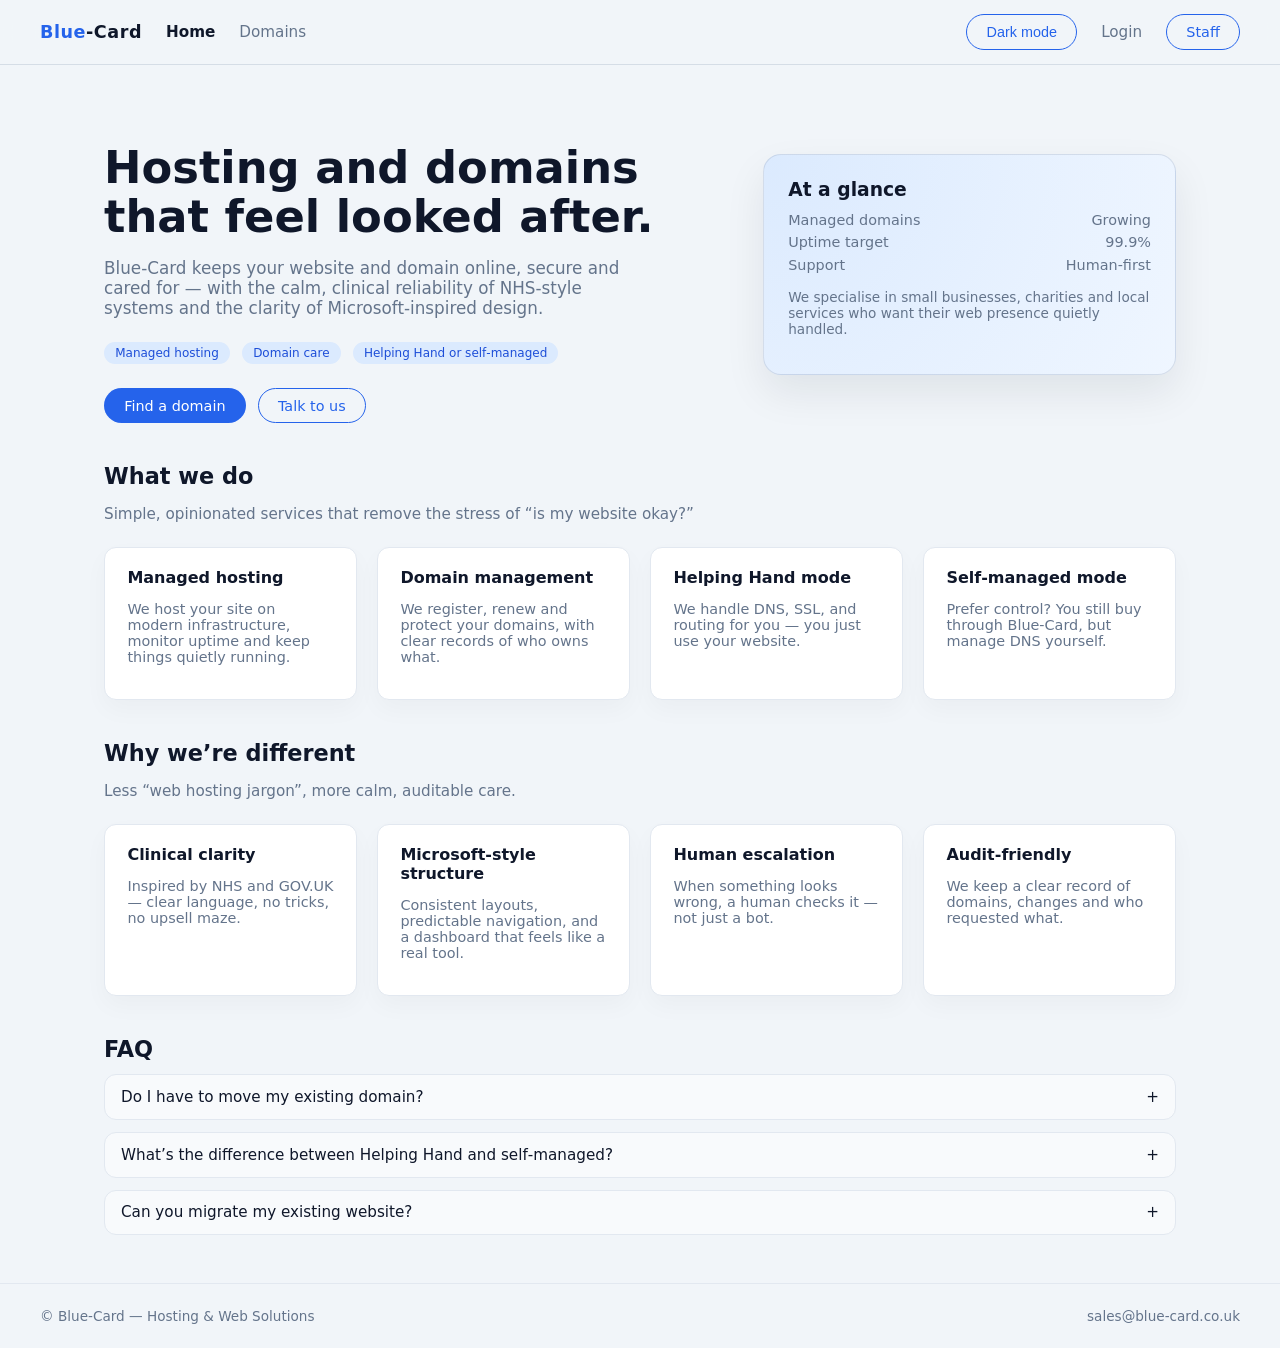
<file: index.html>
<!DOCTYPE html>
<html lang="en">
<head>
  <meta charset="UTF-8">
  <title>Blue‑Card — Hosting & Domains that feel human</title>
  <link rel="stylesheet" href="style.css">
  <script defer src="app.js"></script>
</head>
<body>

<header>
  <div class="nav-left">
    <div class="logo"><span>Blue</span>‑Card</div>
    <a href="index.html" class="nav-link active">Home</a>
    <a href="domains.html" class="nav-link">Domains</a>
  </div>
  <div class="nav-right">
    <button class="btn-outline" onclick="toggleDarkMode()">Dark mode</button>
    <a href="login.html" class="nav-link">Login</a>
    <a href="staff.html" class="btn-outline">Staff</a>
  </div>
</header>

<main class="main">

  <section class="hero">
    <div class="hero-left">
      <h1>Hosting and domains that feel looked after.</h1>
      <p>
        Blue‑Card keeps your website and domain online, secure and cared for — with the calm, clinical reliability of NHS‑style systems and the clarity of Microsoft‑inspired design.
      </p>
      <div class="hero-badges">
        <span class="badge">Managed hosting</span>
        <span class="badge">Domain care</span>
        <span class="badge">Helping Hand or self‑managed</span>
      </div>
      <div class="hero-actions">
        <a href="domains.html" class="btn">Find a domain</a>
        <a href="mailto:sales@blue-card.co.uk" class="btn-outline">Talk to us</a>
      </div>
    </div>
    <div class="hero-right">
      <h3>At a glance</h3>
      <div class="hero-metric">
        <span>Managed domains</span>
        <span>Growing</span>
      </div>
      <div class="hero-metric">
        <span>Uptime target</span>
        <span>99.9%</span>
      </div>
      <div class="hero-metric">
        <span>Support</span>
        <span>Human‑first</span>
      </div>
      <p style="font-size:0.85rem; color:var(--text-muted); margin-top:1rem;">
        We specialise in small businesses, charities and local services who want their web presence quietly handled.
      </p>
    </div>
  </section>

  <section class="section">
    <h2>What we do</h2>
    <p class="section-sub">Simple, opinionated services that remove the stress of “is my website okay?”</p>
    <div class="card-grid">
      <div class="card">
        <h3>Managed hosting</h3>
        <p>We host your site on modern infrastructure, monitor uptime and keep things quietly running.</p>
      </div>
      <div class="card">
        <h3>Domain management</h3>
        <p>We register, renew and protect your domains, with clear records of who owns what.</p>
      </div>
      <div class="card">
        <h3>Helping Hand mode</h3>
        <p>We handle DNS, SSL, and routing for you — you just use your website.</p>
      </div>
      <div class="card">
        <h3>Self‑managed mode</h3>
        <p>Prefer control? You still buy through Blue‑Card, but manage DNS yourself.</p>
      </div>
    </div>
  </section>

  <section class="section">
    <h2>Why we’re different</h2>
    <p class="section-sub">Less “web hosting jargon”, more calm, auditable care.</p>
    <div class="card-grid">
      <div class="card">
        <h3>Clinical clarity</h3>
        <p>Inspired by NHS and GOV.UK — clear language, no tricks, no upsell maze.</p>
      </div>
      <div class="card">
        <h3>Microsoft‑style structure</h3>
        <p>Consistent layouts, predictable navigation, and a dashboard that feels like a real tool.</p>
      </div>
      <div class="card">
        <h3>Human escalation</h3>
        <p>When something looks wrong, a human checks it — not just a bot.</p>
      </div>
      <div class="card">
        <h3>Audit‑friendly</h3>
        <p>We keep a clear record of domains, changes and who requested what.</p>
      </div>
    </div>
  </section>

  <section class="section">
    <h2>FAQ</h2>
    <div class="faq-item">
      <div class="faq-q" onclick="toggleFAQ(this)">
        <span>Do I have to move my existing domain?</span>
        <span>+</span>
      </div>
      <div class="faq-a">
        No. We can either transfer it to Blue‑Card or manage it in place, depending on what’s safest.
      </div>
    </div>
    <div class="faq-item">
      <div class="faq-q" onclick="toggleFAQ(this)">
        <span>What’s the difference between Helping Hand and self‑managed?</span>
        <span>+</span>
      </div>
      <div class="faq-a">
        Helping Hand means we manage DNS, SSL and routing for you. Self‑managed means you control DNS, but still buy and renew through Blue‑Card.
      </div>
    </div>
    <div class="faq-item">
      <div class="faq-q" onclick="toggleFAQ(this)">
        <span>Can you migrate my existing website?</span>
        <span>+</span>
      </div>
      <div class="faq-a">
        Yes. We’ll agree a safe migration window and handle the technical steps for you.
      </div>
    </div>
  </section>

</main>

<footer>
  <span>© Blue‑Card — Hosting & Web Solutions</span>
  <span><a href="mailto:sales@blue-card.co.uk">sales@blue-card.co.uk</a></span>
</footer>

</body>
</html>
</file>
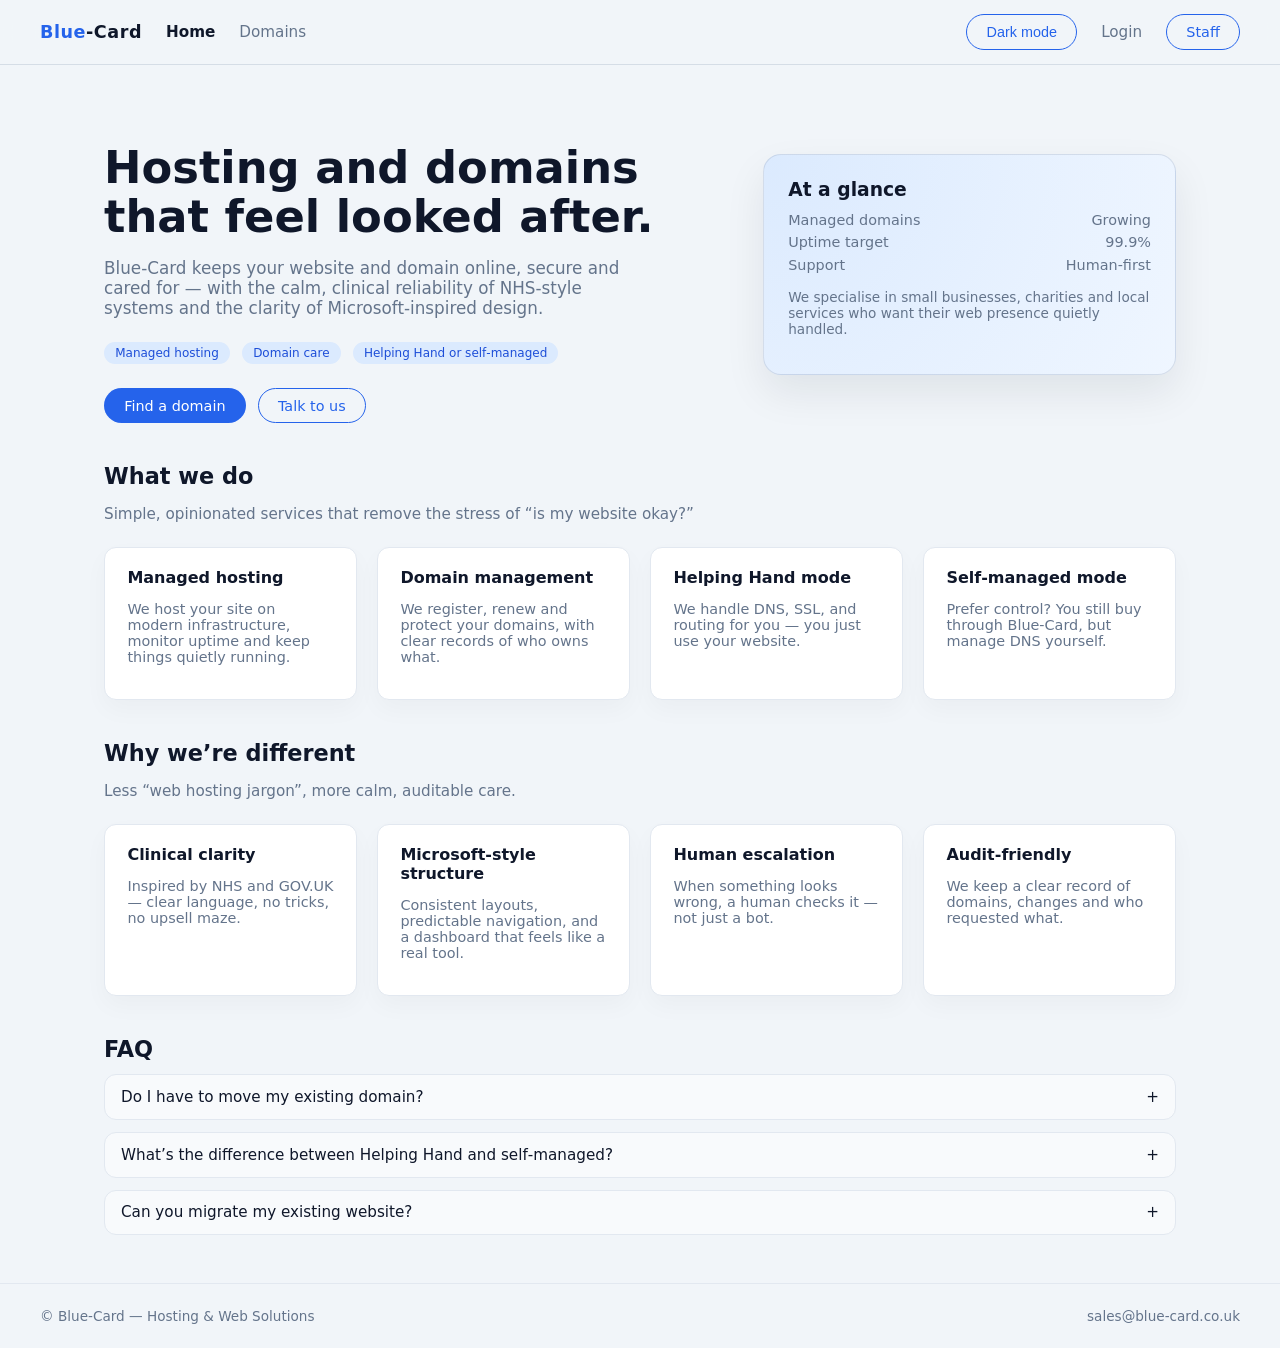
<file: frontend/index.html>
<!DOCTYPE html>
<html lang="en">
<head>
  <meta charset="UTF-8">
  <title>Blue‑Card — Hosting & Domains that feel human</title>
  <link rel="stylesheet" href="style.css">
  <script defer src="app.js"></script>
</head>
<body>
<script type="text/javascript" src="https://res.public.onecdn.static.microsoft/customerconnect/v1/7dttl/init.js" id="chatbot" environmentId="3abc7437-beb7-e2b1-b45a-d8a501e859a0" crossorigin="anonymous"></script>
<header>
  <div class="nav-left">
    <div class="logo"><span>Blue</span>‑Card</div>
    <a href="index.html" class="nav-link active">Home</a>
    <a href="domains.html" class="nav-link">Domains</a>
  </div>
  <div class="nav-right">
    <button class="btn-outline" onclick="toggleDarkMode()">Dark mode</button>
    <a href="login.html" class="nav-link">Login</a>
    <a href="staff.html" class="btn-outline">Staff</a>
  </div>
</header>

<main class="main">

  <section class="hero">
    <div class="hero-left">
      <h1>Hosting and domains that feel looked after.</h1>
      <p>
        Blue‑Card keeps your website and domain online, secure and cared for — with the calm, clinical reliability of NHS‑style systems and the clarity of Microsoft‑inspired design.
      </p>
      <div class="hero-badges">
        <span class="badge">Managed hosting</span>
        <span class="badge">Domain care</span>
        <span class="badge">Helping Hand or self‑managed</span>
      </div>
      <div class="hero-actions">
        <a href="domains.html" class="btn">Find a domain</a>
        <a href="mailto:sales@blue-card.co.uk" class="btn-outline">Talk to us</a>
      </div>
    </div>
    <div class="hero-right">
      <h3>At a glance</h3>
      <div class="hero-metric">
        <span>Managed domains</span>
        <span>Growing</span>
      </div>
      <div class="hero-metric">
        <span>Uptime target</span>
        <span>99.9%</span>
      </div>
      <div class="hero-metric">
        <span>Support</span>
        <span>Human‑first</span>
      </div>
      <p style="font-size:0.85rem; color:var(--text-muted); margin-top:1rem;">
        We specialise in small businesses, charities and local services who want their web presence quietly handled.
      </p>
    </div>
  </section>

  <section class="section">
    <h2>What we do</h2>
    <p class="section-sub">Simple, opinionated services that remove the stress of “is my website okay?”</p>
    <div class="card-grid">
      <div class="card">
        <h3>Managed hosting</h3>
        <p>We host your site on modern infrastructure, monitor uptime and keep things quietly running.</p>
      </div>
      <div class="card">
        <h3>Domain management</h3>
        <p>We register, renew and protect your domains, with clear records of who owns what.</p>
      </div>
      <div class="card">
        <h3>Helping Hand mode</h3>
        <p>We handle DNS, SSL, and routing for you — you just use your website.</p>
      </div>
      <div class="card">
        <h3>Self‑managed mode</h3>
        <p>Prefer control? You still buy through Blue‑Card, but manage DNS yourself.</p>
      </div>
    </div>
  </section>

  <section class="section">
    <h2>Why we’re different</h2>
    <p class="section-sub">Less “web hosting jargon”, more calm, auditable care.</p>
    <div class="card-grid">
      <div class="card">
        <h3>Clinical clarity</h3>
        <p>Inspired by NHS and GOV.UK — clear language, no tricks, no upsell maze.</p>
      </div>
      <div class="card">
        <h3>Microsoft‑style structure</h3>
        <p>Consistent layouts, predictable navigation, and a dashboard that feels like a real tool.</p>
      </div>
      <div class="card">
        <h3>Human escalation</h3>
        <p>When something looks wrong, a human checks it — not just a bot.</p>
      </div>
      <div class="card">
        <h3>Audit‑friendly</h3>
        <p>We keep a clear record of domains, changes and who requested what.</p>
      </div>
    </div>
  </section>

  <section class="section">
    <h2>FAQ</h2>
    <div class="faq-item">
      <div class="faq-q" onclick="toggleFAQ(this)">
        <span>Do I have to move my existing domain?</span>
        <span>+</span>
      </div>
      <div class="faq-a">
        No. We can either transfer it to Blue‑Card or manage it in place, depending on what’s safest.
      </div>
    </div>
    <div class="faq-item">
      <div class="faq-q" onclick="toggleFAQ(this)">
        <span>What’s the difference between Helping Hand and self‑managed?</span>
        <span>+</span>
      </div>
      <div class="faq-a">
        Helping Hand means we manage DNS, SSL and routing for you. Self‑managed means you control DNS, but still buy and renew through Blue‑Card.
      </div>
    </div>
    <div class="faq-item">
      <div class="faq-q" onclick="toggleFAQ(this)">
        <span>Can you migrate my existing website?</span>
        <span>+</span>
      </div>
      <div class="faq-a">
        Yes. We’ll agree a safe migration window and handle the technical steps for you.
      </div>
    </div>
  </section>

</main>

<footer>
  <span>© Blue‑Card — Hosting & Web Solutions</span>
  <span><a href="mailto:sales@blue-card.co.uk">sales@blue-card.co.uk</a></span>
</footer>

</body>
</html>
</file>
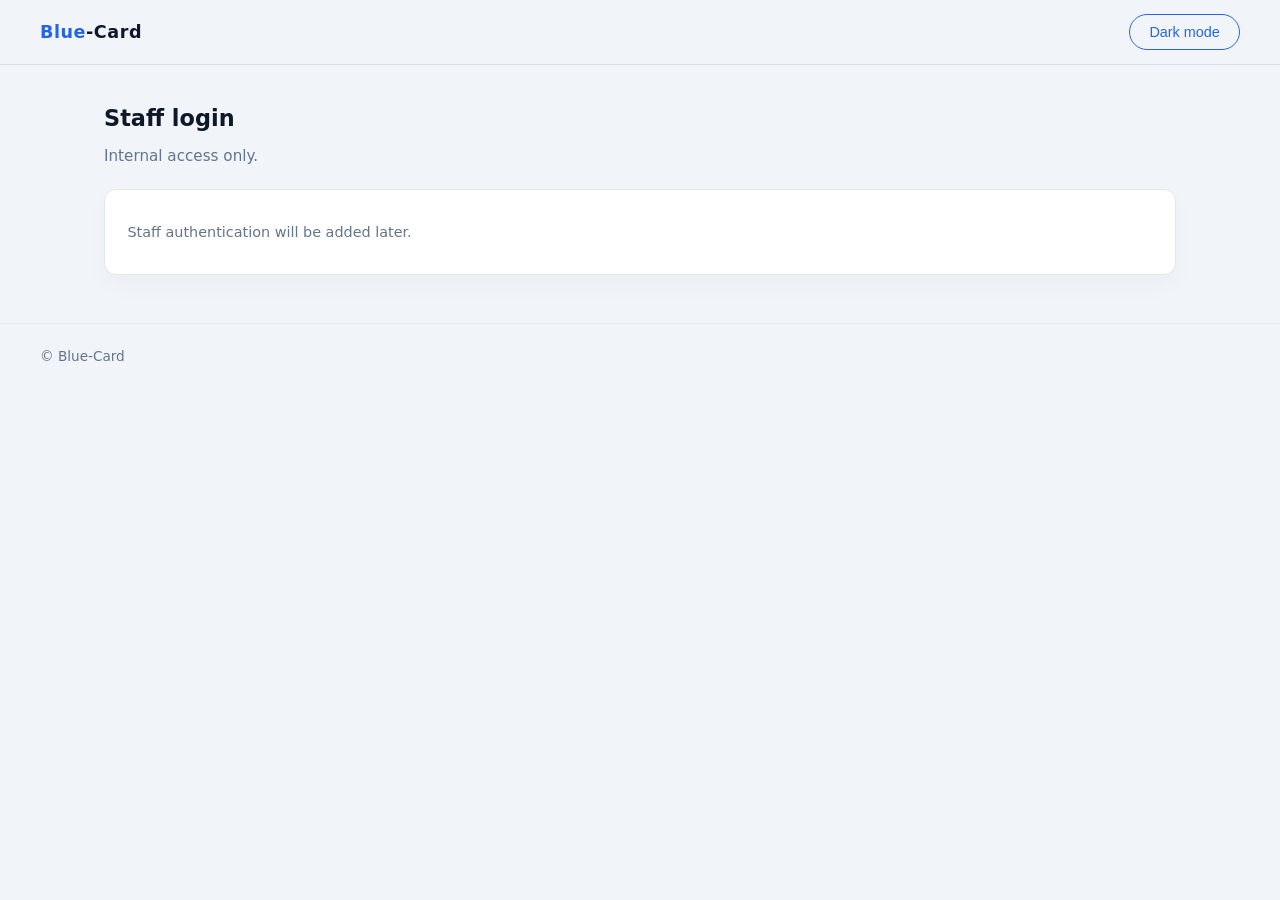
<file: customer.html>
<!DOCTYPE html>
<meta charset="UTF-8">
<html lang="en">
<head>
  <title>Customer Profile</title>
  <meta name="viewport" content="width=device-width, initial-scale=1">
  <link rel="stylesheet" href="style.css">
  <script src="auth.js"></script>
  <script src="api.js"></script>
</head>
<body onload="initCustomerPage();">

<header>
  <a href="staff.html" class="btn-outline">← Back</a>
</header>

<div class="container">
  <div class="card">
    <h2 id="custName"></h2>
    <p id="custEmail"></p>
  </div>

  <div class="card">
    <h2>Notes Timeline</h2>
    <div id="notes"></div>
    <textarea id="newNote" class="note-box" placeholder="Write a note…"></textarea>
    <button class="btn" onclick="addNote()">Add Note</button>
  </div>
</div>

<script>
  let customerId = null;
  let currentCustomer = null;

  async function initCustomerPage() {
    requireLogin();
    const params = new URLSearchParams(window.location.search);
    customerId = params.get("id");
    if (!customerId) {
      window.location.href = "staff.html";
      return;
    }

    try {
      currentCustomer = await api.getCustomer(customerId);
      document.getElementById("custName").textContent = currentCustomer.name;
      document.getElementById("custEmail").textContent = currentCustomer.email;
      renderNotes(currentCustomer.notes || []);
    } catch (e) {
      alert("Error loading customer");
    }
  }

  function renderNotes(notes) {
    const container = document.getElementById("notes");
    container.innerHTML = "";
    notes.forEach(n => {
      const div = document.createElement("div");
      div.className = "note";
      div.innerHTML = `<strong>${n.time}</strong><br>${n.text}`;
      container.appendChild(div);
    });
  }

  async function addNote() {
    const text = document.getElementById("newNote").value.trim();
    if (!text) return;

    try {
      await api.addNote(customerId, text);
      const updated = await api.getCustomer(customerId);
      currentCustomer = updated;
      renderNotes(updated.notes || []);
      document.getElementById("newNote").value = "";
    } catch (e) {
      alert("Error adding note");
    }
  }
</script>

</body>
</html>
</file>
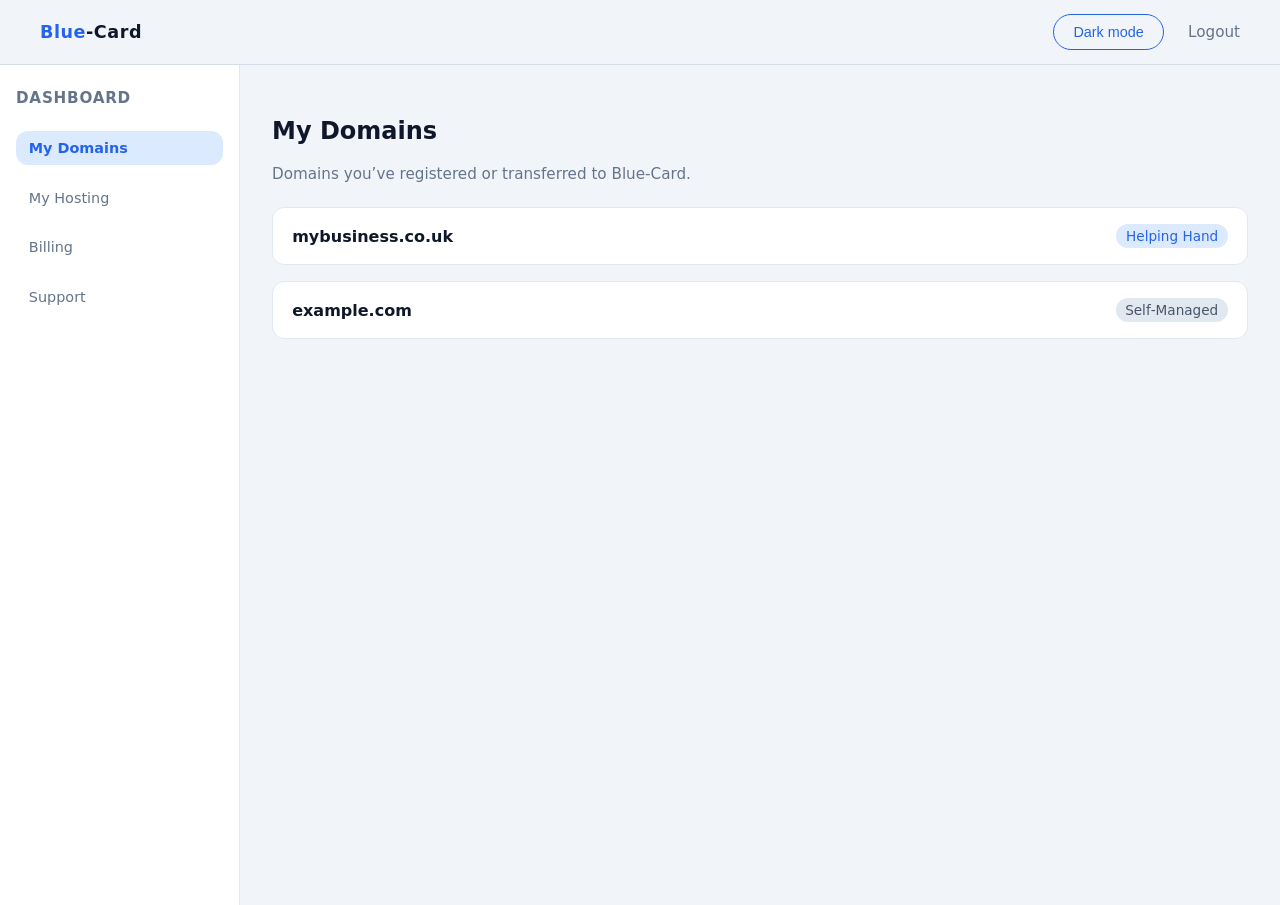
<file: dashboard.html>
<!DOCTYPE html>
<html lang="en">
<head>
  <meta charset="UTF-8">
  <title>Dashboard — Blue‑Card</title>
  <link rel="stylesheet" href="style.css">
  <script defer src="app.js"></script>
  <style>
    /* DASHBOARD LAYOUT */
    .dash-layout {
      display: grid;
      grid-template-columns: 240px 1fr;
      min-height: calc(100vh - 60px);
    }

    .dash-sidebar {
      background: var(--card);
      border-right: 1px solid var(--border);
      padding: 1.5rem 1rem;
      display: flex;
      flex-direction: column;
      gap: 1rem;
    }

    .dash-sidebar h3 {
      margin: 0 0 0.5rem;
      font-size: 0.95rem;
      color: var(--text-muted);
      text-transform: uppercase;
      letter-spacing: 0.05em;
    }

    .dash-link {
      padding: 0.55rem 0.8rem;
      border-radius: var(--radius-md);
      font-size: 0.9rem;
      color: var(--text-muted);
      cursor: pointer;
    }

    .dash-link:hover {
      background: var(--primary-soft);
      color: var(--primary);
    }

    .dash-link.active {
      background: var(--primary-soft);
      color: var(--primary);
      font-weight: 600;
    }

    .dash-main {
      padding: 2rem;
    }

    .domain-item {
      border: 1px solid var(--border);
      border-radius: var(--radius-md);
      padding: 1rem 1.2rem;
      margin-bottom: 1rem;
      background: var(--card);
      cursor: pointer;
    }

    .domain-item:hover {
      background: #f8fafc;
    }

    .domain-top {
      display: flex;
      justify-content: space-between;
      align-items: center;
    }

    .domain-name {
      font-size: 1rem;
      font-weight: 600;
    }

    .domain-status {
      font-size: 0.85rem;
      padding: 0.25rem 0.6rem;
      border-radius: 999px;
      background: var(--primary-soft);
      color: var(--primary);
    }

    .domain-details {
      display: none;
      margin-top: 1rem;
      font-size: 0.9rem;
      color: var(--text-muted);
      border-top: 1px solid var(--border);
      padding-top: 1rem;
    }

    html.dark .domain-item:hover {
      background: #0f172a;
    }
  </style>
</head>
<body>

<header>
  <div class="nav-left">
    <div class="logo"><span>Blue</span>‑Card</div>
  </div>
  <div class="nav-right">
    <button class="btn-outline" onclick="toggleDarkMode()">Dark mode</button>
    <a href="index.html" class="nav-link">Logout</a>
  </div>
</header>

<div class="dash-layout">

  <!-- SIDEBAR -->
  <aside class="dash-sidebar">
    <h3>Dashboard</h3>
    <div class="dash-link active" onclick="showSection('domains')">My Domains</div>
    <div class="dash-link" onclick="showSection('hosting')">My Hosting</div>
    <div class="dash-link" onclick="showSection('billing')">Billing</div>
    <div class="dash-link" onclick="showSection('support')">Support</div>
  </aside>

  <!-- MAIN CONTENT -->
  <main class="dash-main">

    <!-- DOMAINS -->
    <section id="domains" class="dash-section">
      <h2>My Domains</h2>
      <p class="section-sub">Domains you’ve registered or transferred to Blue‑Card.</p>

      <!-- Example domain items (replace with API data later) -->
      <div class="domain-item" onclick="toggleDomainDetails(this)">
        <div class="domain-top">
          <span class="domain-name">mybusiness.co.uk</span>
          <span class="domain-status">Helping Hand</span>
        </div>
        <div class="domain-details">
          <p><strong>Renewal:</strong> 12 Jan 2027</p>
          <p><strong>DNS:</strong> Managed by Blue‑Card (Cloudflare)</p>
          <p><strong>SSL:</strong> Active</p>
          <button class="btn-outline" style="margin-top:0.5rem;">View DNS</button>
        </div>
      </div>

      <div class="domain-item" onclick="toggleDomainDetails(this)">
        <div class="domain-top">
          <span class="domain-name">example.com</span>
          <span class="domain-status" style="background:#e2e8f0; color:#475569;">Self‑Managed</span>
        </div>
        <div class="domain-details">
          <p><strong>Renewal:</strong> 3 Aug 2026</p>
          <p><strong>DNS:</strong> Customer‑managed</p>
          <p><strong>SSL:</strong> Not applicable</p>
          <button class="btn-outline" style="margin-top:0.5rem;">Manage Domain</button>
        </div>
      </div>

    </section>

    <!-- HOSTING -->
    <section id="hosting" class="dash-section" style="display:none;">
      <h2>My Hosting</h2>
      <p class="section-sub">Your hosted websites and services.</p>

      <div class="card">
        <p>No hosting services yet.</p>
      </div>
    </section>

    <!-- BILLING -->
    <section id="billing" class="dash-section" style="display:none;">
      <h2>Billing</h2>
      <p class="section-sub">Invoices, renewals and payment methods.</p>

      <div class="card">
        <p>Billing system coming soon.</p>
      </div>
    </section>

    <!-- SUPPORT -->
    <section id="support" class="dash-section" style="display:none;">
      <h2>Support</h2>
      <p class="section-sub">Get help with your domains or hosting.</p>

      <div class="card">
        <p>Email us at <a href="mailto:support@blue-card.co.uk">support@blue-card.co.uk</a></p>
      </div>
    </section>

  </main>

</div>

<script>
function showSection(id) {
  document.querySelectorAll('.dash-section').forEach(sec => sec.style.display = 'none');
  document.getElementById(id).style.display = 'block';

  document.querySelectorAll('.dash-link').forEach(link => link.classList.remove('active'));
  event.target.classList.add('active');
}

function toggleDomainDetails(el) {
  const details = el.querySelector('.domain-details');
  details.style.display = details.style.display === 'block' ? 'none' : 'block';
}
</script>

</body>
</html>
</file>
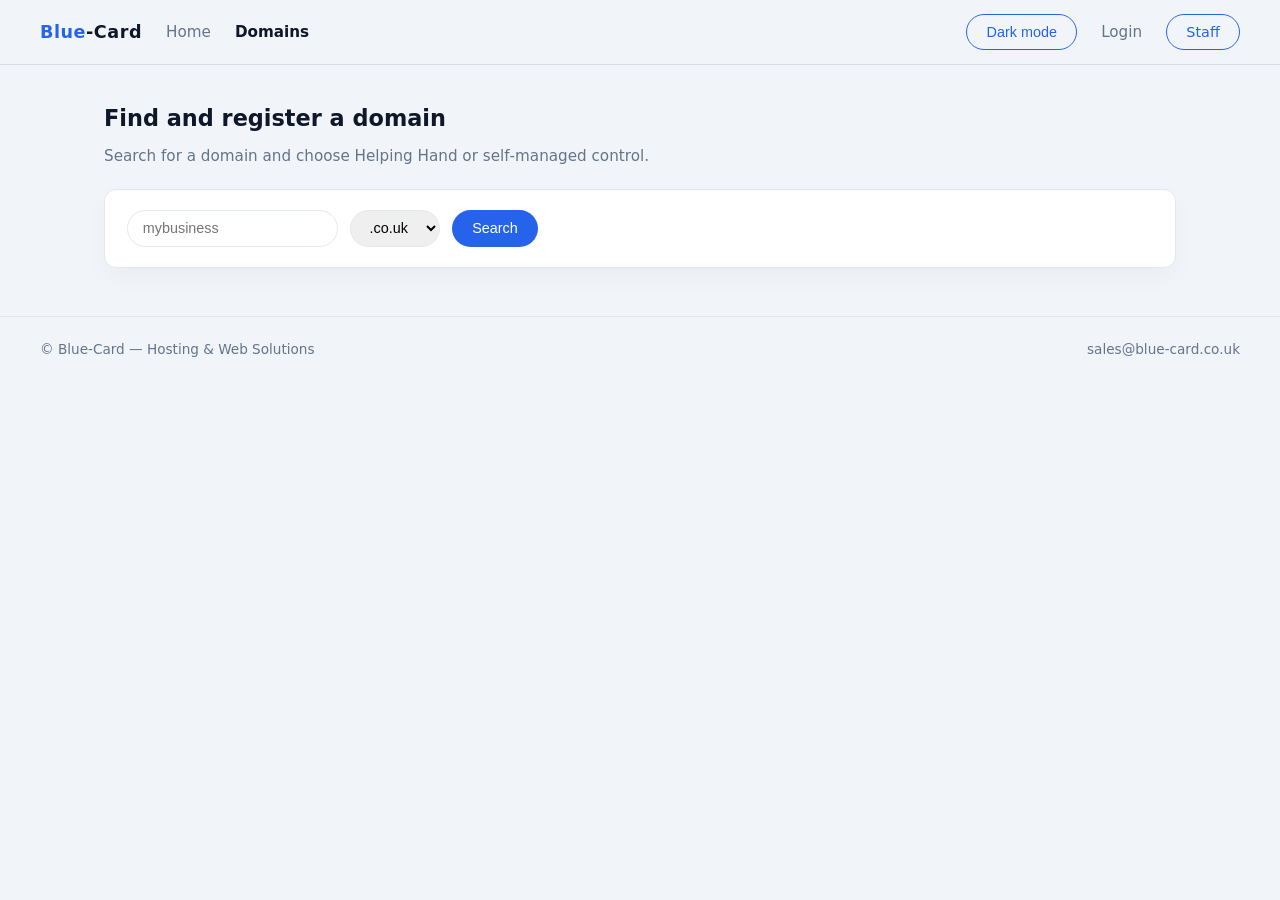
<file: domains.html>
<!DOCTYPE html>
<html lang="en">
<head>
  <meta charset="UTF-8">
  <title>Buy a domain — Blue‑Card</title>
  <link rel="stylesheet" href="style.css">
  <script defer src="app.js"></script>
</head>
<body>

<header>
  <div class="nav-left">
    <div class="logo"><span>Blue</span>‑Card</div>
    <a href="index.html" class="nav-link">Home</a>
    <a href="domains.html" class="nav-link active">Domains</a>
  </div>
  <div class="nav-right">
    <button class="btn-outline" onclick="toggleDarkMode()">Dark mode</button>
    <a href="login.html" class="nav-link">Login</a>
    <a href="staff.html" class="btn-outline">Staff</a>
  </div>
</header>

<main class="main">

  <section class="section">
    <h2>Find and register a domain</h2>
    <p class="section-sub">Search for a domain and choose Helping Hand or self‑managed control.</p>

    <div class="card">
      <div class="domain-search-bar">
        <input id="domainSearch" class="input" placeholder="mybusiness">
        <select id="tldSelect" class="input">
          <option>.co.uk</option>
          <option>.com</option>
          <option>.net</option>
          <option>.org</option>
        </select>
        <button class="btn" onclick="searchDomain()">Search</button>
      </div>
    </div>

    <div id="searchResults" style="margin-top:1.5rem;"></div>
    <div id="checkoutPanel" style="margin-top:1.5rem;"></div>
  </section>

</main>

<footer>
  <span>© Blue‑Card — Hosting & Web Solutions</span>
  <span><a href="mailto:sales@blue-card.co.uk">sales@blue-card.co.uk</a></span>
</footer>

</body>
</html>
</file>
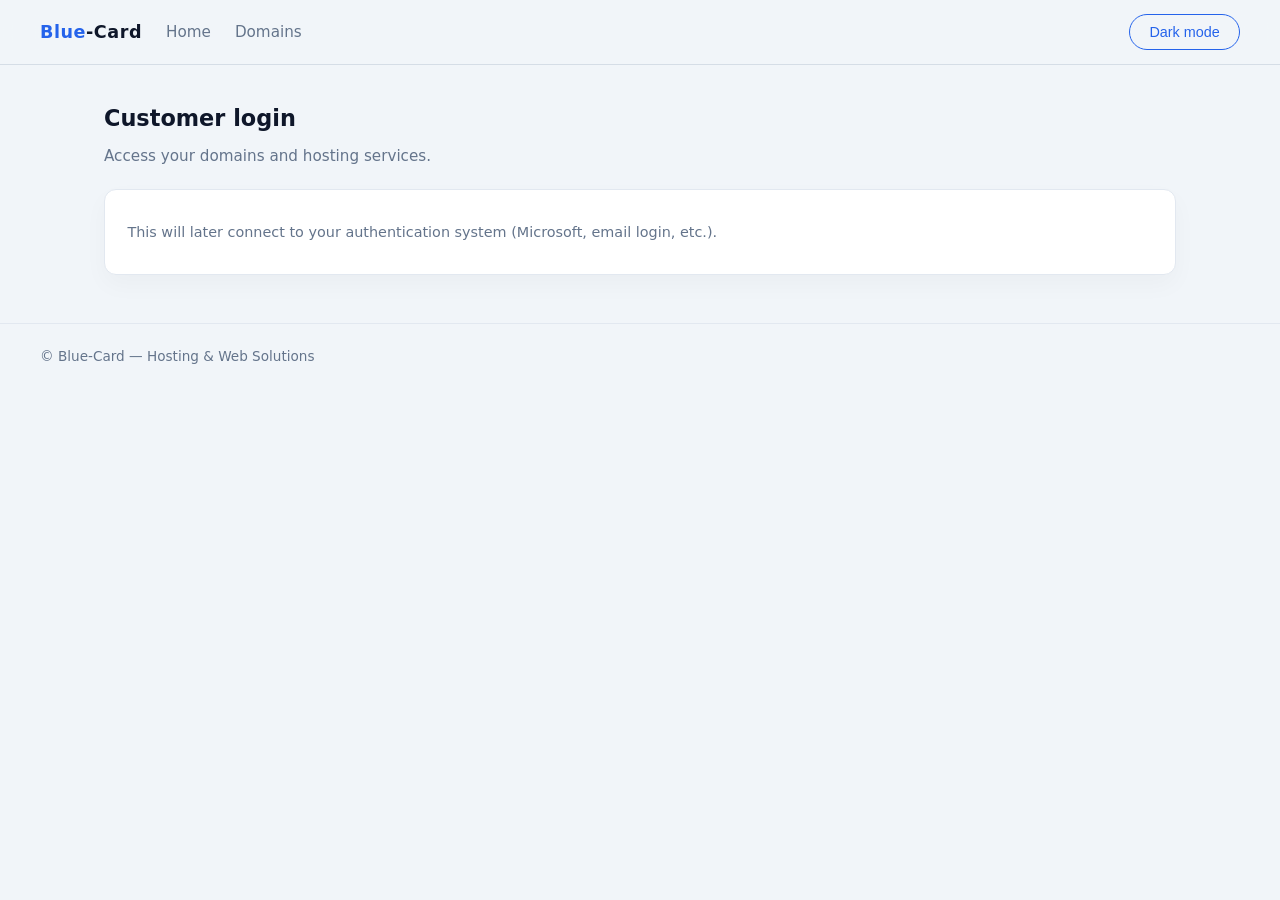
<file: login.html>
<!DOCTYPE html>
<html lang="en">
<head>
  <meta charset="UTF-8">
  <title>Login — Blue‑Card</title>
  <link rel="stylesheet" href="style.css">
  <script defer src="app.js"></script>
</head>
<body>

<header>
  <div class="nav-left">
    <div class="logo"><span>Blue</span>‑Card</div>
    <a href="index.html" class="nav-link">Home</a>
    <a href="domains.html" class="nav-link">Domains</a>
  </div>
  <div class="nav-right">
    <button class="btn-outline" onclick="toggleDarkMode()">Dark mode</button>
  </div>
</header>

<main class="main">
  <section class="section">
    <h2>Customer login</h2>
    <p class="section-sub">Access your domains and hosting services.</p>
    <div class="card">
      <p style="font-size:0.9rem; color:var(--text-muted);">
        This will later connect to your authentication system (Microsoft, email login, etc.).
      </p>
    </div>
  </section>
</main>

<footer>
  <span>© Blue‑Card — Hosting & Web Solutions</span>
</footer>

</body>
</html>
</file>
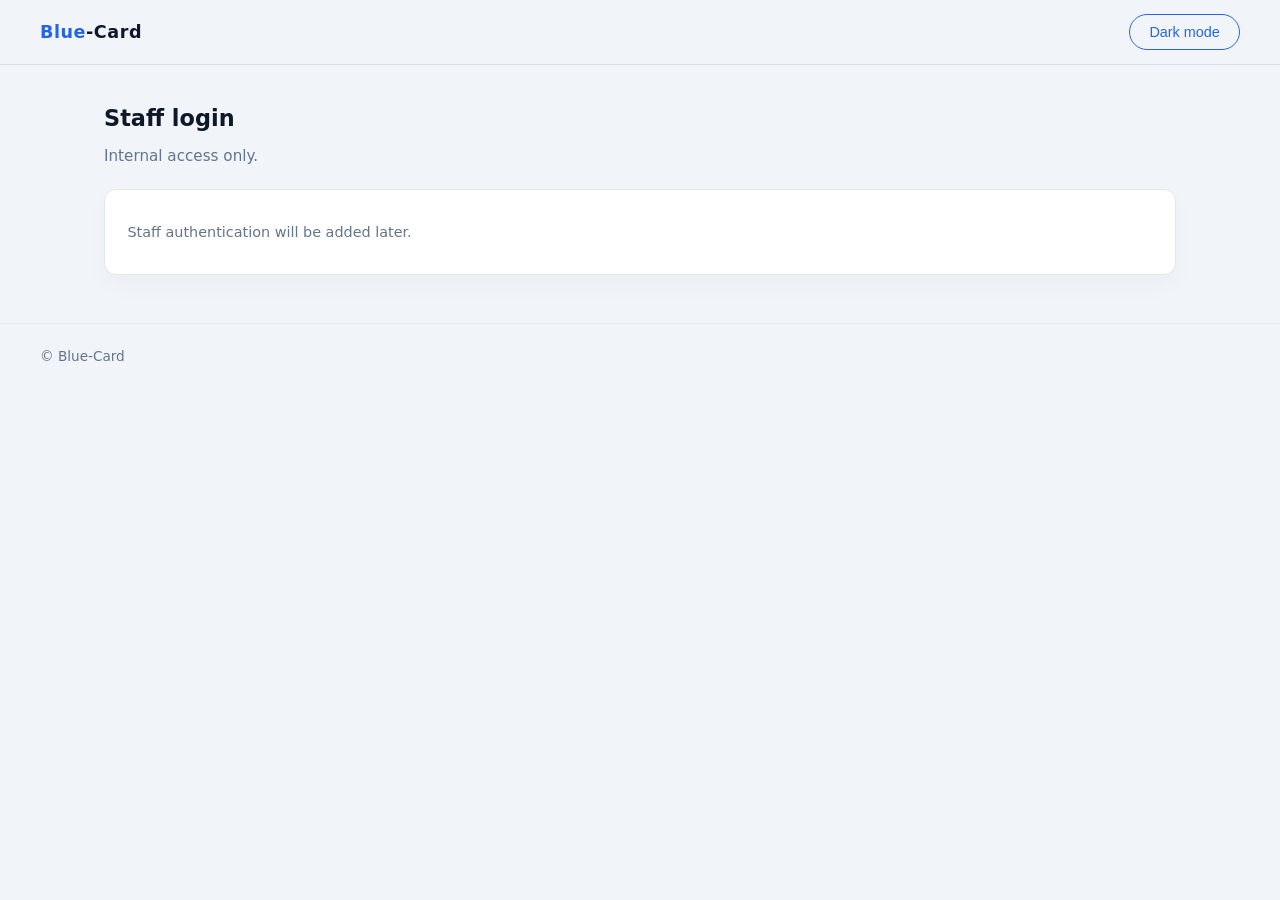
<file: staff.html>
<!DOCTYPE html>
<html lang="en">
<head>
  <meta charset="UTF-8">
  <title>Staff Login — Blue‑Card</title>
  <link rel="stylesheet" href="style.css">
  <script defer src="app.js"></script>
</head>
<body>

<header>
  <div class="nav-left">
    <div class="logo"><span>Blue</span>‑Card</div>
  </div>
  <div class="nav-right">
    <button class="btn-outline" onclick="toggleDarkMode()">Dark mode</button>
  </div>
</header>

<main class="main">
  <section class="section">
    <h2>Staff login</h2>
    <p class="section-sub">Internal access only.</p>

    <div class="card">
      <p>Staff authentication will be added later.</p>
    </div>
  </section>
</main>

<footer>
  <span>© Blue‑Card</span>
</footer>

</body>
</html>
</file>
<file: style.css>
:root {
  --bg: #f1f5f9;
  --card: #ffffff;
  --border: #e2e8f0;
  --primary: #2563eb;
  --primary-soft: #dbeafe;
  --text-main: #0f172a;
  --text-muted: #64748b;
  --radius-lg: 18px;
  --radius-md: 12px;
  --shadow-soft: 0 18px 40px rgba(15, 23, 42, 0.08);
  --font-main: system-ui, -apple-system, BlinkMacSystemFont, "Segoe UI", sans-serif;
}

* {
  box-sizing: border-box;
}

html, body {
  margin: 0;
  padding: 0;
  font-family: var(--font-main);
  background: var(--bg);
  color: var(--text-main);
}

body {
  min-height: 100vh;
}

a {
  color: inherit;
  text-decoration: none;
}

header {
  position: sticky;
  top: 0;
  z-index: 10;
  backdrop-filter: blur(16px);
  background: rgba(241, 245, 249, 0.9);
  border-bottom: 1px solid rgba(148, 163, 184, 0.3);
  display: flex;
  align-items: center;
  justify-content: space-between;
  padding: 0.9rem 2.5rem;
}

.nav-left, .nav-right {
  display: flex;
  align-items: center;
  gap: 1.5rem;
}

.logo {
  font-weight: 700;
  letter-spacing: 0.03em;
  font-size: 1.1rem;
}

.logo span {
  color: var(--primary);
}

.nav-link {
  font-size: 0.95rem;
  color: var(--text-muted);
}

.nav-link.active {
  color: var(--text-main);
  font-weight: 600;
}

.btn, .btn-outline {
  border-radius: 999px;
  padding: 0.55rem 1.2rem;
  font-size: 0.9rem;
  border: 1px solid transparent;
  cursor: pointer;
  background: var(--primary);
  color: #fff;
}

.btn-outline {
  background: transparent;
  color: var(--primary);
  border-color: var(--primary);
}

.btn:hover {
  background: #1d4ed8;
}

.btn-outline:hover {
  background: var(--primary-soft);
}

.main {
  max-width: 1120px;
  margin: 2.5rem auto 3rem;
  padding: 0 1.5rem;
}

/* HERO */

.hero {
  display: grid;
  grid-template-columns: minmax(0, 3fr) minmax(0, 2fr);
  gap: 2.5rem;
  align-items: center;
  margin-bottom: 2.5rem;
}

.hero-left h1 {
  font-size: 2.8rem;
  line-height: 1.1;
  margin-bottom: 1rem;
}

.hero-left p {
  font-size: 1.05rem;
  color: var(--text-muted);
  max-width: 520px;
}

.hero-badges {
  display: flex;
  gap: 0.75rem;
  margin: 1.5rem 0;
  flex-wrap: wrap;
}

.badge {
  padding: 0.25rem 0.7rem;
  border-radius: 999px;
  font-size: 0.75rem;
  background: var(--primary-soft);
  color: #1d4ed8;
}

.hero-actions {
  display: flex;
  gap: 0.75rem;
  margin-top: 1rem;
  flex-wrap: wrap;
}

.hero-right {
  background: radial-gradient(circle at top left, #dbeafe, #eff6ff);
  border-radius: var(--radius-lg);
  padding: 1.5rem;
  box-shadow: var(--shadow-soft);
  border: 1px solid rgba(148, 163, 184, 0.3);
}

.hero-right h3 {
  margin-top: 0;
  margin-bottom: 0.75rem;
}

.hero-metric {
  display: flex;
  justify-content: space-between;
  font-size: 0.9rem;
  margin-bottom: 0.4rem;
  color: var(--text-muted);
}

/* SECTIONS */

.section {
  margin-bottom: 2.5rem;
}

.section h2 {
  font-size: 1.4rem;
  margin-bottom: 0.75rem;
}

.section-sub {
  font-size: 0.95rem;
  color: var(--text-muted);
  margin-bottom: 1.5rem;
}

.card-grid {
  display: grid;
  grid-template-columns: repeat(auto-fit, minmax(230px, 1fr));
  gap: 1.25rem;
}

.card {
  background: var(--card);
  border-radius: var(--radius-md);
  border: 1px solid var(--border);
  padding: 1.25rem 1.4rem;
  box-shadow: 0 10px 25px rgba(15, 23, 42, 0.03);
}

.card h3 {
  margin-top: 0;
  margin-bottom: 0.4rem;
  font-size: 1rem;
}

.card p {
  font-size: 0.9rem;
  color: var(--text-muted);
}

/* FAQ */

.faq-item {
  border-radius: var(--radius-md);
  border: 1px solid var(--border);
  margin-bottom: 0.75rem;
  background: #f8fafc;
}

.faq-q {
  padding: 0.8rem 1rem;
  cursor: pointer;
  font-size: 0.95rem;
  display: flex;
  justify-content: space-between;
  align-items: center;
}

.faq-a {
  padding: 0.8rem 1rem;
  font-size: 0.9rem;
  color: var(--text-muted);
  display: none;
}

/* DOMAINS PAGE */

.domain-search-bar {
  display: flex;
  gap: 0.75rem;
  flex-wrap: wrap;
}

.input {
  border-radius: 999px;
  border: 1px solid var(--border);
  padding: 0.55rem 0.9rem;
  font-size: 0.9rem;
  min-width: 0;
}

.domain-row {
  display: flex;
  justify-content: space-between;
  align-items: center;
  padding: 0.7rem 0;
  border-bottom: 1px solid #e5e7eb;
  font-size: 0.9rem;
}

.domain-row:last-child {
  border-bottom: none;
}

/* FOOTER */

footer {
  border-top: 1px solid var(--border);
  padding: 1.5rem 2.5rem;
  font-size: 0.85rem;
  color: var(--text-muted);
  display: flex;
  justify-content: space-between;
  flex-wrap: wrap;
}

/* DARK MODE TOGGLE (class on html) */

html.dark {
  --bg: #020617;
  --card: #020617;
  --border: #1e293b;
  --text-main: #e5e7eb;
  --text-muted: #94a3b8;
  --primary-soft: rgba(37, 99, 235, 0.18);
}

html.dark header {
  background: rgba(15, 23, 42, 0.9);
  border-color: #1e293b;
}

html.dark .hero-right {
  background: radial-gradient(circle at top left, #1e293b, #020617);
  border-color: #1e293b;
}

html.dark .card {
  background: #020617;
  border-color: #1e293b;
}

html.dark .faq-item {
  background: #020617;
}

html.dark footer {
  border-color: #1e293b;
}
</file>
<file: frontend/style.css>
:root {
  --bg: #f1f5f9;
  --card: #ffffff;
  --border: #e2e8f0;
  --primary: #2563eb;
  --primary-soft: #dbeafe;
  --text-main: #0f172a;
  --text-muted: #64748b;
  --radius-lg: 18px;
  --radius-md: 12px;
  --shadow-soft: 0 18px 40px rgba(15, 23, 42, 0.08);
  --font-main: system-ui, -apple-system, BlinkMacSystemFont, "Segoe UI", sans-serif;
}

* {
  box-sizing: border-box;
}

html, body {
  margin: 0;
  padding: 0;
  font-family: var(--font-main);
  background: var(--bg);
  color: var(--text-main);
}

body {
  min-height: 100vh;
}

a {
  color: inherit;
  text-decoration: none;
}

header {
  position: sticky;
  top: 0;
  z-index: 10;
  backdrop-filter: blur(16px);
  background: rgba(241, 245, 249, 0.9);
  border-bottom: 1px solid rgba(148, 163, 184, 0.3);
  display: flex;
  align-items: center;
  justify-content: space-between;
  padding: 0.9rem 2.5rem;
}

.nav-left, .nav-right {
  display: flex;
  align-items: center;
  gap: 1.5rem;
}

.logo {
  font-weight: 700;
  letter-spacing: 0.03em;
  font-size: 1.1rem;
}

.logo span {
  color: var(--primary);
}

.nav-link {
  font-size: 0.95rem;
  color: var(--text-muted);
}

.nav-link.active {
  color: var(--text-main);
  font-weight: 600;
}

.btn, .btn-outline {
  border-radius: 999px;
  padding: 0.55rem 1.2rem;
  font-size: 0.9rem;
  border: 1px solid transparent;
  cursor: pointer;
  background: var(--primary);
  color: #fff;
}

.btn-outline {
  background: transparent;
  color: var(--primary);
  border-color: var(--primary);
}

.btn:hover {
  background: #1d4ed8;
}

.btn-outline:hover {
  background: var(--primary-soft);
}

.main {
  max-width: 1120px;
  margin: 2.5rem auto 3rem;
  padding: 0 1.5rem;
}

/* HERO */

.hero {
  display: grid;
  grid-template-columns: minmax(0, 3fr) minmax(0, 2fr);
  gap: 2.5rem;
  align-items: center;
  margin-bottom: 2.5rem;
}

.hero-left h1 {
  font-size: 2.8rem;
  line-height: 1.1;
  margin-bottom: 1rem;
}

.hero-left p {
  font-size: 1.05rem;
  color: var(--text-muted);
  max-width: 520px;
}

.hero-badges {
  display: flex;
  gap: 0.75rem;
  margin: 1.5rem 0;
  flex-wrap: wrap;
}

.badge {
  padding: 0.25rem 0.7rem;
  border-radius: 999px;
  font-size: 0.75rem;
  background: var(--primary-soft);
  color: #1d4ed8;
}

.hero-actions {
  display: flex;
  gap: 0.75rem;
  margin-top: 1rem;
  flex-wrap: wrap;
}

.hero-right {
  background: radial-gradient(circle at top left, #dbeafe, #eff6ff);
  border-radius: var(--radius-lg);
  padding: 1.5rem;
  box-shadow: var(--shadow-soft);
  border: 1px solid rgba(148, 163, 184, 0.3);
}

.hero-right h3 {
  margin-top: 0;
  margin-bottom: 0.75rem;
}

.hero-metric {
  display: flex;
  justify-content: space-between;
  font-size: 0.9rem;
  margin-bottom: 0.4rem;
  color: var(--text-muted);
}

/* SECTIONS */

.section {
  margin-bottom: 2.5rem;
}

.section h2 {
  font-size: 1.4rem;
  margin-bottom: 0.75rem;
}

.section-sub {
  font-size: 0.95rem;
  color: var(--text-muted);
  margin-bottom: 1.5rem;
}

.card-grid {
  display: grid;
  grid-template-columns: repeat(auto-fit, minmax(230px, 1fr));
  gap: 1.25rem;
}

.card {
  background: var(--card);
  border-radius: var(--radius-md);
  border: 1px solid var(--border);
  padding: 1.25rem 1.4rem;
  box-shadow: 0 10px 25px rgba(15, 23, 42, 0.03);
}

.card h3 {
  margin-top: 0;
  margin-bottom: 0.4rem;
  font-size: 1rem;
}

.card p {
  font-size: 0.9rem;
  color: var(--text-muted);
}

/* FAQ */

.faq-item {
  border-radius: var(--radius-md);
  border: 1px solid var(--border);
  margin-bottom: 0.75rem;
  background: #f8fafc;
}

.faq-q {
  padding: 0.8rem 1rem;
  cursor: pointer;
  font-size: 0.95rem;
  display: flex;
  justify-content: space-between;
  align-items: center;
}

.faq-a {
  padding: 0.8rem 1rem;
  font-size: 0.9rem;
  color: var(--text-muted);
  display: none;
}

/* DOMAINS PAGE */

.domain-search-bar {
  display: flex;
  gap: 0.75rem;
  flex-wrap: wrap;
}

.input {
  border-radius: 999px;
  border: 1px solid var(--border);
  padding: 0.55rem 0.9rem;
  font-size: 0.9rem;
  min-width: 0;
}

.domain-row {
  display: flex;
  justify-content: space-between;
  align-items: center;
  padding: 0.7rem 0;
  border-bottom: 1px solid #e5e7eb;
  font-size: 0.9rem;
}

.domain-row:last-child {
  border-bottom: none;
}

/* FOOTER */

footer {
  border-top: 1px solid var(--border);
  padding: 1.5rem 2.5rem;
  font-size: 0.85rem;
  color: var(--text-muted);
  display: flex;
  justify-content: space-between;
  flex-wrap: wrap;
}

/* DARK MODE TOGGLE (class on html) */

html.dark {
  --bg: #020617;
  --card: #020617;
  --border: #1e293b;
  --text-main: #e5e7eb;
  --text-muted: #94a3b8;
  --primary-soft: rgba(37, 99, 235, 0.18);
}

html.dark header {
  background: rgba(15, 23, 42, 0.9);
  border-color: #1e293b;
}

html.dark .hero-right {
  background: radial-gradient(circle at top left, #1e293b, #020617);
  border-color: #1e293b;
}

html.dark .card {
  background: #020617;
  border-color: #1e293b;
}

html.dark .faq-item {
  background: #020617;
}

html.dark footer {
  border-color: #1e293b;
}
</file>
